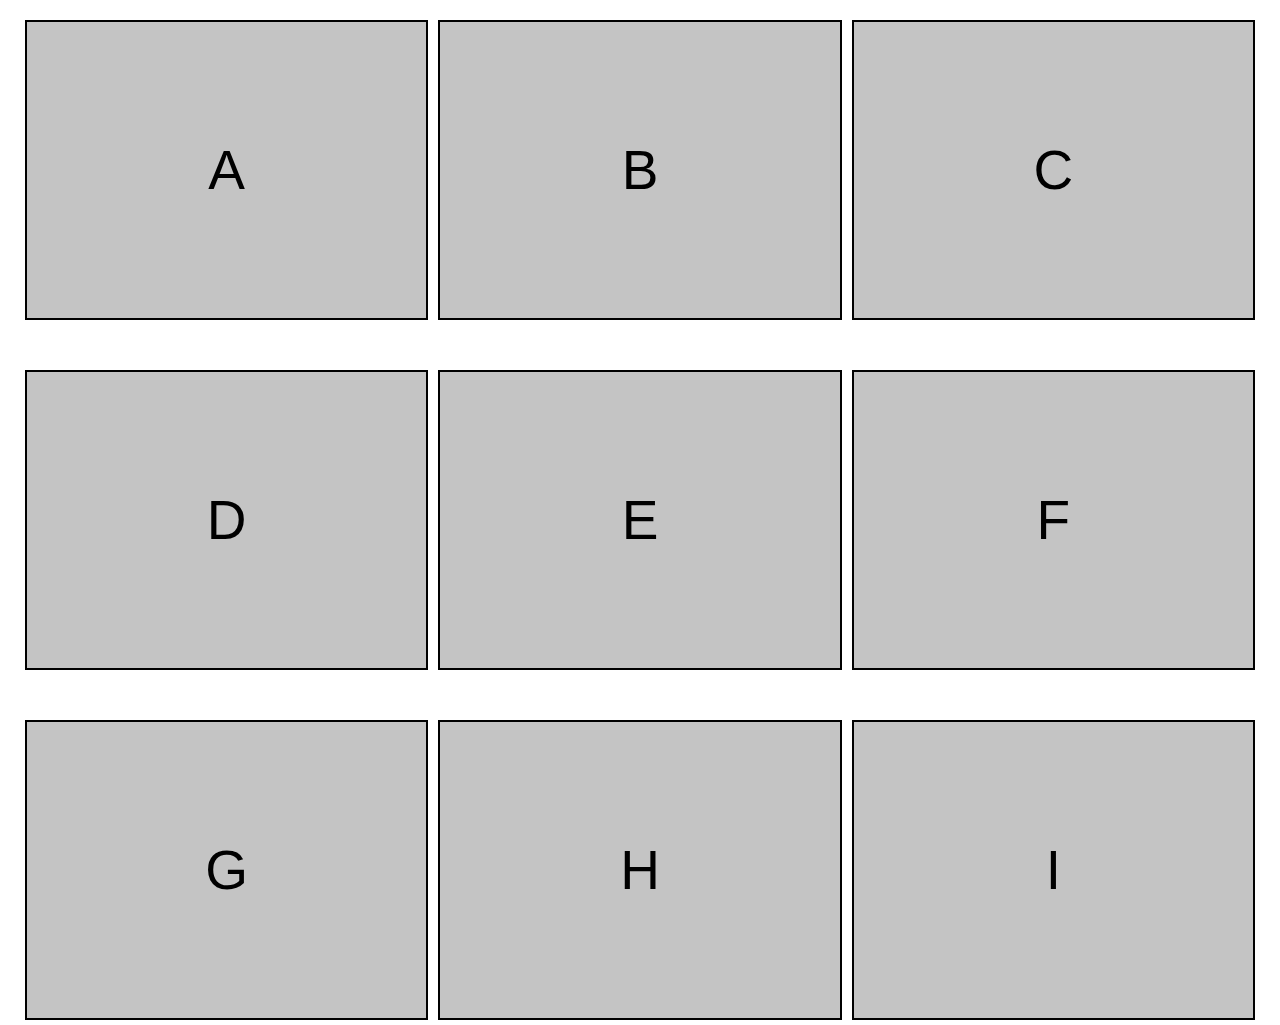
<file: Box-Abc/index.html>
<!DOCTYPE html>
<html lang="en">
<head>
    <meta charset="UTF-8">
    <meta http-equiv="X-UA-Compatible" content="IE=edge">
    <meta name="viewport" content="width=device-width, initial-scale=1.0">
    <title>Media Query Practice</title>
    <link rel="stylesheet" href="style.css">
</head>
<body>
   <div class="container">
    <div class="row-1">
        <div class="box-1">A</div>
        <div class="box-2">B</div>
        <div class="box-3">C</div>
    </div>

    <div class="row-2">
        <div class="box-4">D</div>
        <div class="box-5">E</div>
        <div class="box-6">F</div>
    </div>

    <div class="row-3">
        <div class="box-1">G</div>
        <div class="box-2">H</div>
        <div class="box-3">I</div>
    </div>
   </div> 
</body>
</html>
</file>
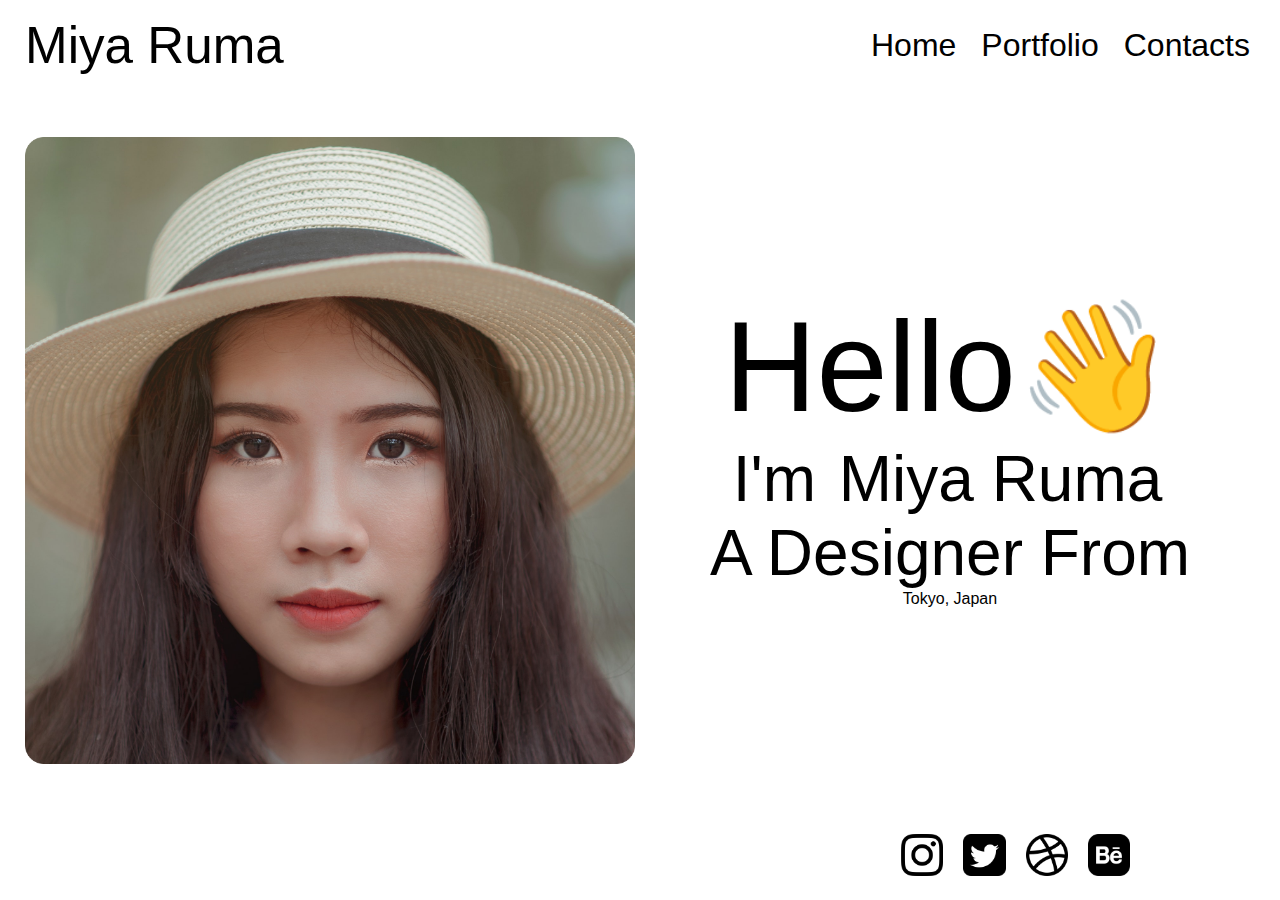
<file: Profile_Responsive/index.html>
<!DOCTYPE html>
<html lang="en">
<head>
    <meta charset="UTF-8">
    <meta http-equiv="X-UA-Compatible" content="IE=edge">
    <meta name="viewport" content="width=device-width, initial-scale=1.0">
    <title>Media Query</title>
    <link rel="stylesheet" href="style1.css">
</head>
<body>
   <div class="container">

    <div class="header">
        <div class="header__logo">Miya Ruma</div>
        <div class="header__menu">
            <div class="header__menu-1">Home</div>
            <div class="header__menu-2">Portfolio</div>
            <div class="header__menu-3">Contacts</div>

        </div>
    </div>

    <div class="main">
        <div class="main__image"></div>
        <div class="main__text">
            <div class="main__text-1">Hello👋</div>
            <div class="main__text-2">I'm <span>Miya Ruma</span></div>
            <div class="main__text-3">A Designer From</div>
            <div class="main__text-4">Tokyo, Japan</div>
        </div>
    </div>


    <div class="footer">
        <div class="footer__instagram">
            <img src="./Images/instagram.png" alt="">
        </div>
        <div class="footer__twitter">
            <img src="Images/twitter-sign.png" alt="">
        </div>
        <div class="footer__dribble">
        <img src="Images/dribbble-logo.png" alt="">
    </div>
        <div class="footer__behance">
            <img src="Images/behance.png" alt="">
        </div>


    </div>


    </div>
   </div>

   <!-- <div id="size"></div> -->
</body>
<script src="main.js"></script>
</html>
</file>
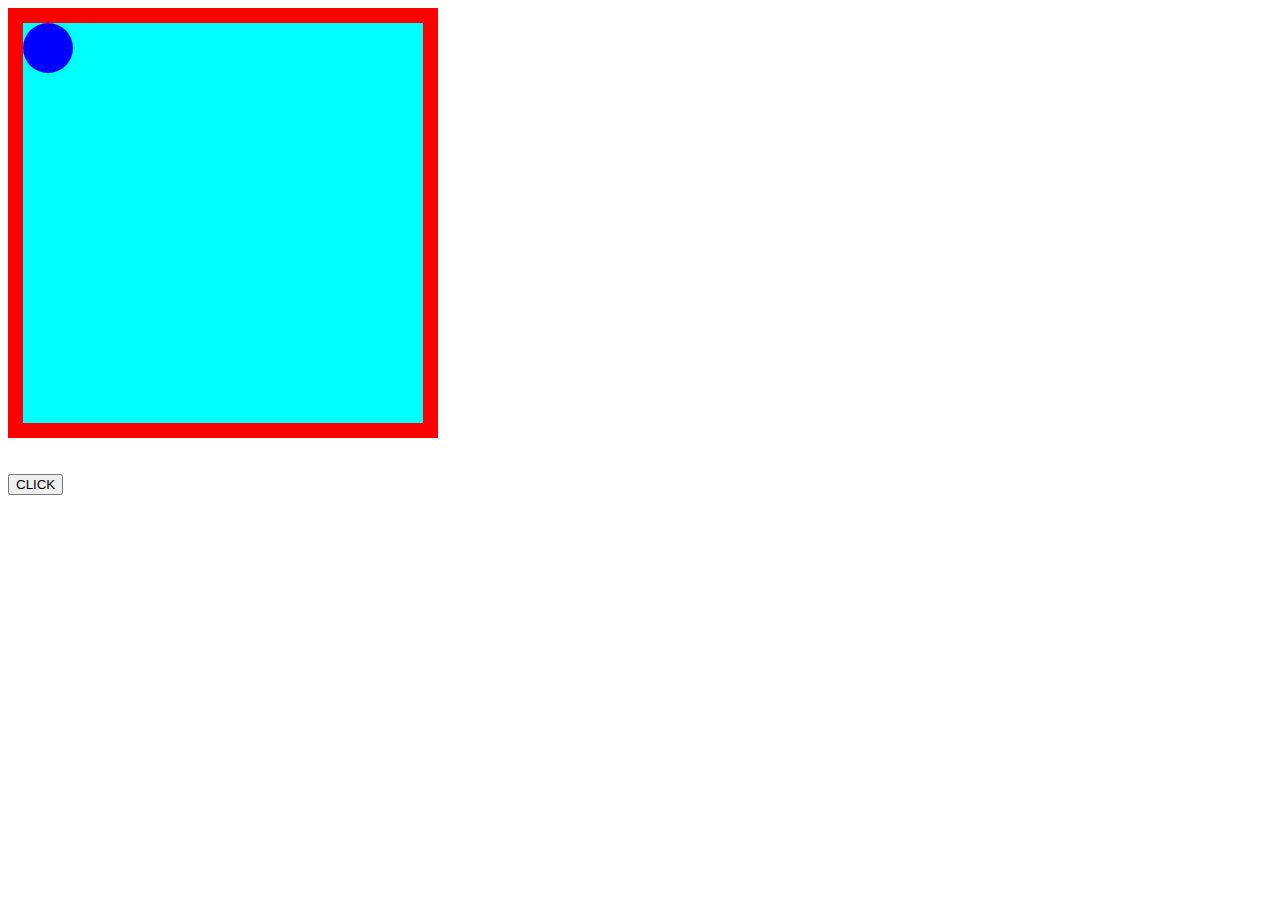
<file: animation.html>
<!DOCTYPE html>
<html><head><title>Animation in js</title>
    <style>
        #box{
            border:15px solid red;
            height: 400px;
            width: 400px;
            background-color: aqua;
        }
        #circle{
            border:5px solid grren;
            height: 50px;
            width: 50px;
            border-radius: 25px;
            background-color: blue;
            position: absolute;

        }
    </style>

</head>
<body>
    <div id="box">
    <div id="circle"></div>
</div>
    <br><br>
    <button onclick="sep_ani()">CLICK</button>
    <script>
        function sep_ani()
        {
            var circle=document.getElementById("circle")
            var circle_px=0
            var ani_start=setInterval(september,5)
            function september()
            {
                if(circle_px==375)
                {
                    clearInterval(ani_start)
                }
                else
                {
                       circle_px++
                       circle.style.top=circle_px+"px"
                       circle.style.left=circle_px+"px"
                }
            }
        }
    </script>
    </body>
</html>
<!--
Note:
1. setInterval() in JavaScript is used to set the animation on the webelement. setInterval(function, time): setInterval() accepts two arguments i.e. Function and time. 
2. setInterval() will call the function recursively until it executes clearInterval method.
3.clearInterval() is used to stop the animation which is started by setInterval().
-->
</file>
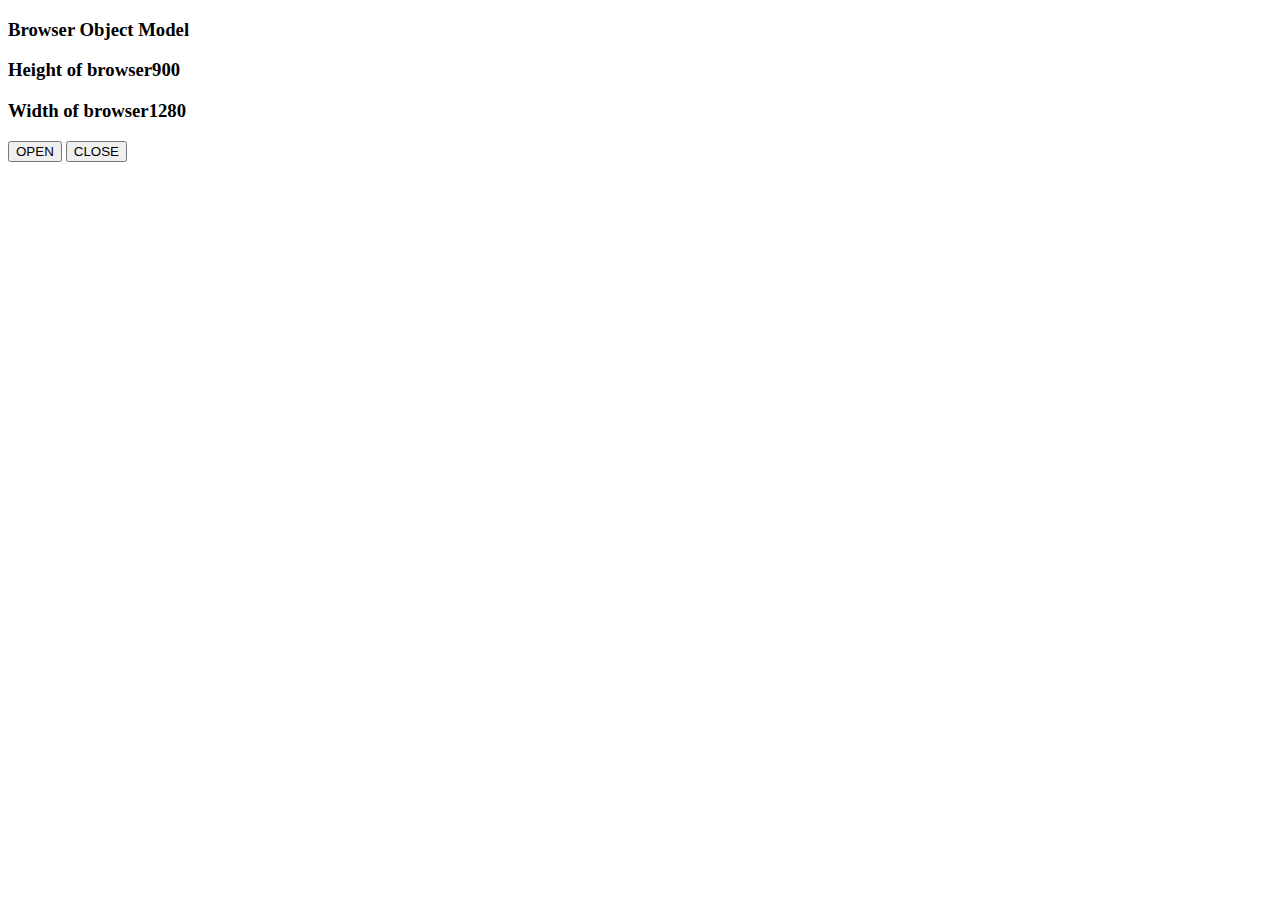
<file: BOM.html>
<!DOCTYPE html>
<html>
    <head><title>BOM</title></head>
    <body>
        <h3>Browser Object Model</h3>
        <h3 id="one"></h3>
        <h3 id="two"></h3>
        <button onclick="win_open()">OPEN</button>
        <button onclick="win_close()">CLOSE</button>

      <script>
        //sreen.height will return the height of the browser
        document.getElementById("one").innerHTML="Height of browser"+screen.height
        //sreen.width will return the width of the browser
        document.getElementById("two").innerHTML="Width of browser"+screen.width
        //window.open()- is used to open new tab in the browser
        var win_open=function()
        {
            window.open("https://www.kodnest.com/")
        }
        //window.close()- is used to close the current tab in the browser
       var win_close=function()
       {
        window.close()
       }
           
      </script>
    </body>
</html>
</file>
<file: Box-Abc/style.css>
* {
  margin: 5px;
  padding: 0px;
  box-sizing: border-box;
}

body {
  font-family: sans-serif;
  font-size: 55px;
}

.container {
  display: flex;
  flex-direction: column;
  height: 100vh;
  gap: 30px;
}

[class^=row-] {
  display: flex;
  flex-direction: row;
}

[class^=box-] {
  background-color: #c4c4c4;
  width: 33.3333333333%;
  border: 2px solid black;
  height: 33.3333333333vh;
  display: grid;
  place-items: center;
}

@media (max-width: 650px) {
  .container [class^=row-] {
    flex-direction: column;
  }
  .container [class^=box-] {
    width: 100%;
  }
}/*# sourceMappingURL=style.css.map */
</file>
<file: Profile_Responsive/style1.css>
* {
  margin: 0px 5px;
  padding: 0px;
  box-sizing: border-box;
}

body {
  font-family: sans-serif;
}

#size {
  position: absolute;
  top: 60%;
  left: 50%;
  transform: translateX(-50%);
  color: red;
}

.container {
  height: 100vh;
}

.header {
  height: 10%;
  display: flex;
  flex-direction: row;
  justify-content: space-between;
  align-items: center;
}
.header__logo {
  font-size: 4vw;
}
.header__menu {
  display: flex;
  flex-direction: row;
  font-size: 2.5vw;
  gap: 15px;
}

.main {
  height: 80%;
  display: flex;
  flex-direction: row;
}
.main__image {
  background-image: url("./Images/Portrait.png");
  width: 50%;
  background-size: contain;
  background-repeat: no-repeat;
  background-position: left center;
}
.main__text {
  width: 50%;
  display: flex;
  justify-content: center;
  align-items: center;
  flex-direction: column;
}
.main__text-1 {
  font-size: 10vw;
}
.main__text-2, .main__text-3, .main__text4 {
  font-size: 5vw;
}

.footer {
  flex-direction: row;
  justify-content: flex-end;
  margin-right: 10%;
  height: 10%;
  display: flex;
  align-items: center;
}
.footer [class^=footer__] img {
  width: 3.3vw;
  display: flex;
  flex-direction: row;
  font-size: 2.5vw;
  gap: 15px;
}

@media (max-width: 650px) {
  .header {
    justify-content: center;
  }
  .header__logo {
    font-size: 40px;
  }
  .header__logo__menu {
    display: none;
  }
}/*# sourceMappingURL=style1.css.map */
</file>
